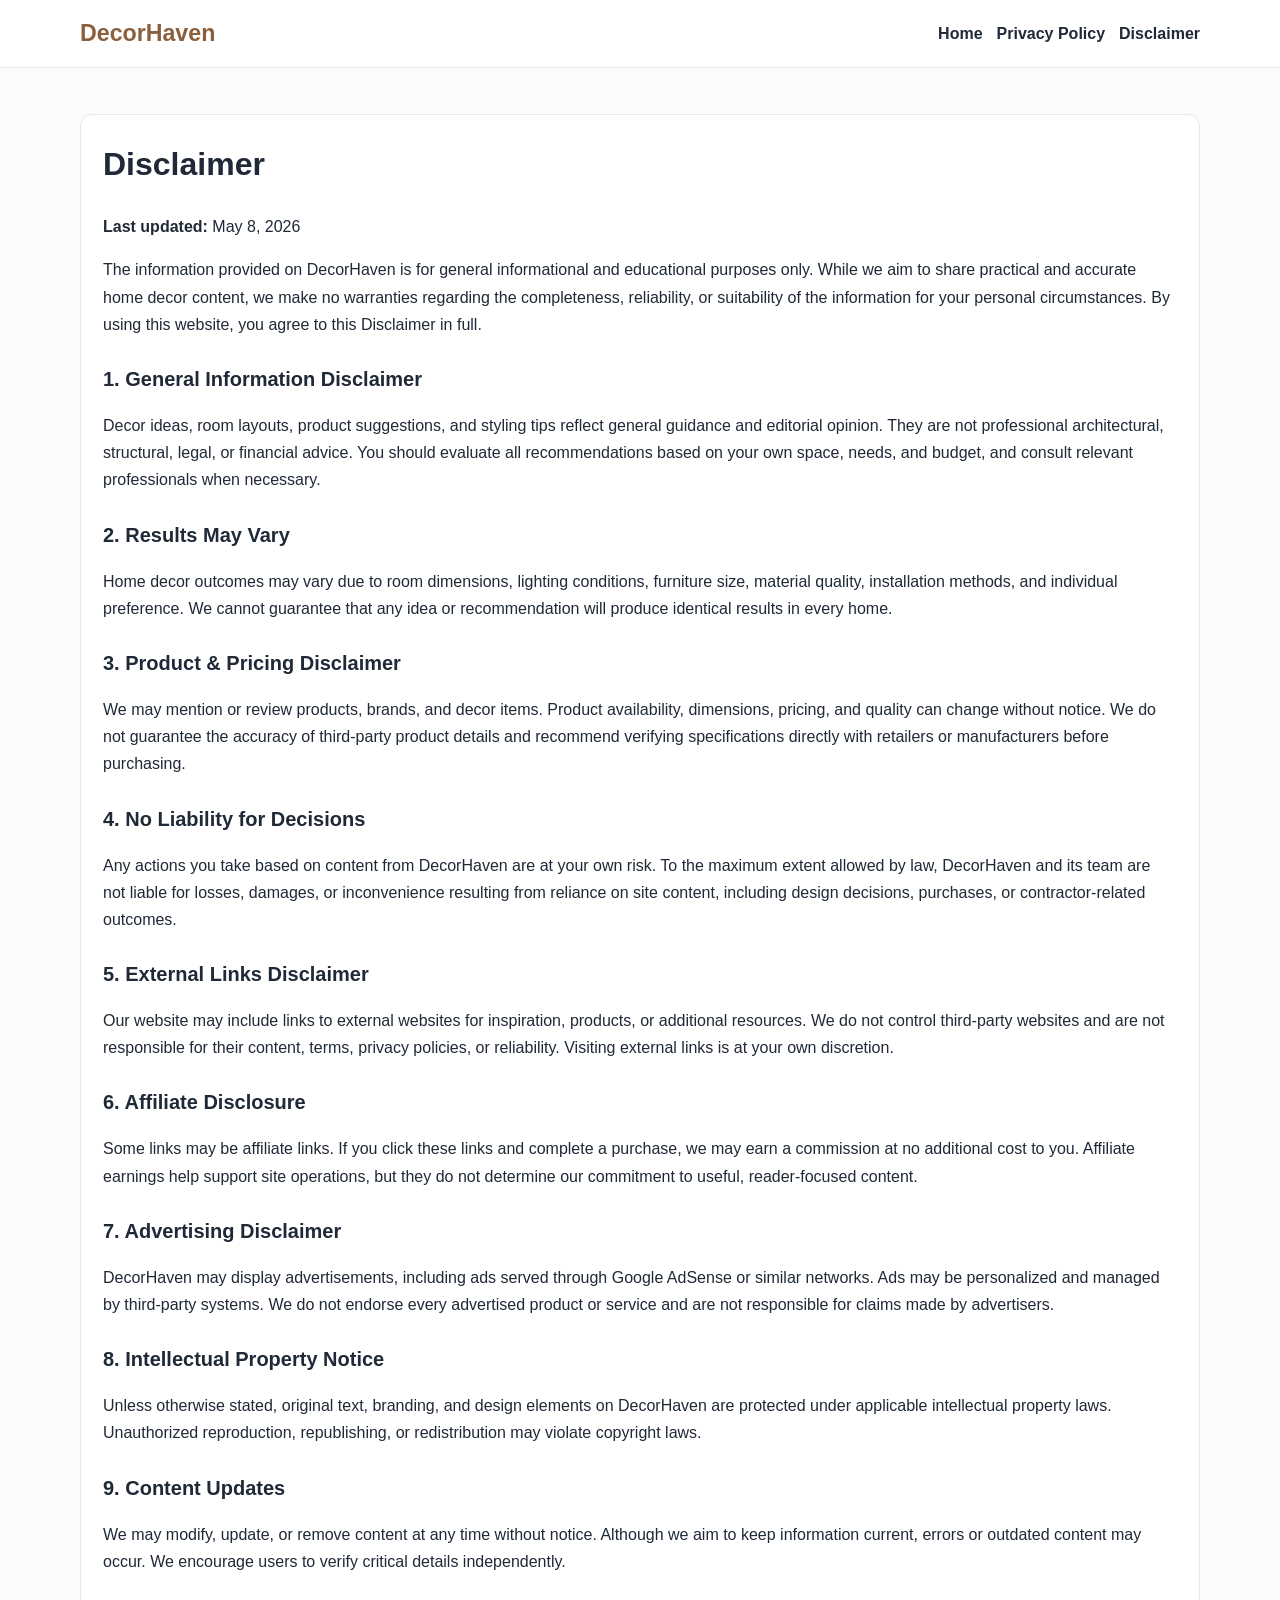
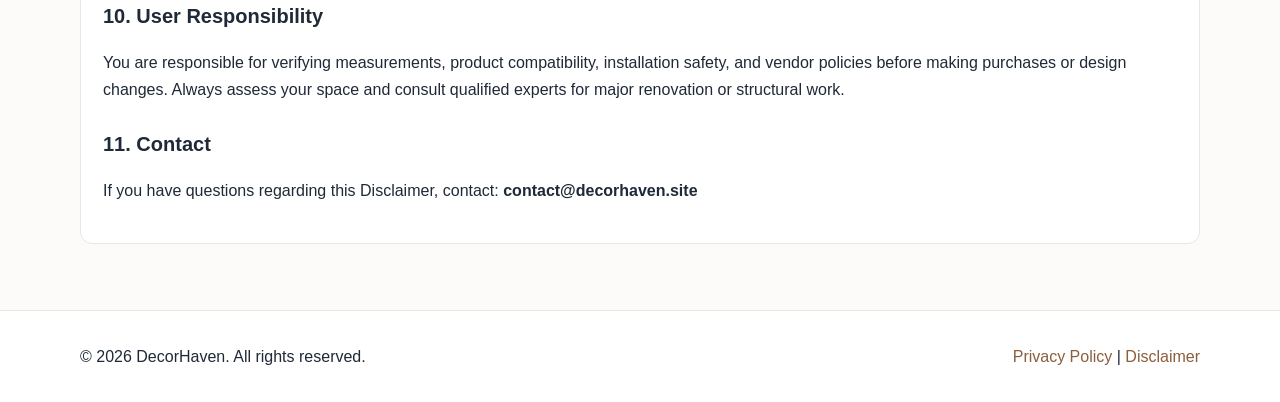
<file: public/disclaimer.html>
<!DOCTYPE html>
<html lang="en">
<head>
  <meta charset="UTF-8" />
  <meta name="viewport" content="width=device-width, initial-scale=1.0" />
  <title>Disclaimer | DecorHaven</title>
  <meta name="description" content="Read DecorHaven's Disclaimer regarding decor advice, product references, affiliate links, external links, and advertising." />
  <meta name="robots" content="index, follow" />
  <link rel="canonical" href="https://decorhaven.site/disclaimer.html" />
  <link rel="stylesheet" href="styles.css" />
</head>
<body>
  <header class="site-header">
    <div class="container nav-wrap">
      <a class="logo" href="index.html">DecorHaven</a>
      <nav>
        <ul class="nav-links">
          <li><a href="index.html">Home</a></li>
          <li><a href="privacy-policy.html">Privacy Policy</a></li>
          <li><a href="disclaimer.html">Disclaimer</a></li>
        </ul>
      </nav>
    </div>
  </header>

  <main class="section">
    <div class="container legal">
      <h1>Disclaimer</h1>
      <p><strong>Last updated:</strong> May 8, 2026</p>

      <p>
        The information provided on DecorHaven is for general informational and educational purposes only.
        While we aim to share practical and accurate home decor content, we make no warranties regarding the
        completeness, reliability, or suitability of the information for your personal circumstances.
        By using this website, you agree to this Disclaimer in full.
      </p>

      <h2>1. General Information Disclaimer</h2>
      <p>
        Decor ideas, room layouts, product suggestions, and styling tips reflect general guidance and editorial opinion.
        They are not professional architectural, structural, legal, or financial advice. You should evaluate all
        recommendations based on your own space, needs, and budget, and consult relevant professionals when necessary.
      </p>

      <h2>2. Results May Vary</h2>
      <p>
        Home decor outcomes may vary due to room dimensions, lighting conditions, furniture size, material quality,
        installation methods, and individual preference. We cannot guarantee that any idea or recommendation will produce
        identical results in every home.
      </p>

      <h2>3. Product & Pricing Disclaimer</h2>
      <p>
        We may mention or review products, brands, and decor items. Product availability, dimensions, pricing, and quality
        can change without notice. We do not guarantee the accuracy of third-party product details and recommend verifying
        specifications directly with retailers or manufacturers before purchasing.
      </p>

      <h2>4. No Liability for Decisions</h2>
      <p>
        Any actions you take based on content from DecorHaven are at your own risk. To the maximum extent allowed by law,
        DecorHaven and its team are not liable for losses, damages, or inconvenience resulting from reliance on site content,
        including design decisions, purchases, or contractor-related outcomes.
      </p>

      <h2>5. External Links Disclaimer</h2>
      <p>
        Our website may include links to external websites for inspiration, products, or additional resources.
        We do not control third-party websites and are not responsible for their content, terms, privacy policies,
        or reliability. Visiting external links is at your own discretion.
      </p>

      <h2>6. Affiliate Disclosure</h2>
      <p>
        Some links may be affiliate links. If you click these links and complete a purchase, we may earn a commission
        at no additional cost to you. Affiliate earnings help support site operations, but they do not determine our
        commitment to useful, reader-focused content.
      </p>

      <h2>7. Advertising Disclaimer</h2>
      <p>
        DecorHaven may display advertisements, including ads served through Google AdSense or similar networks.
        Ads may be personalized and managed by third-party systems. We do not endorse every advertised product or service
        and are not responsible for claims made by advertisers.
      </p>

      <h2>8. Intellectual Property Notice</h2>
      <p>
        Unless otherwise stated, original text, branding, and design elements on DecorHaven are protected under applicable
        intellectual property laws. Unauthorized reproduction, republishing, or redistribution may violate copyright laws.
      </p>

      <h2>9. Content Updates</h2>
      <p>
        We may modify, update, or remove content at any time without notice. Although we aim to keep information current,
        errors or outdated content may occur. We encourage users to verify critical details independently.
      </p>

      <h2>10. User Responsibility</h2>
      <p>
        You are responsible for verifying measurements, product compatibility, installation safety, and vendor policies
        before making purchases or design changes. Always assess your space and consult qualified experts for major
        renovation or structural work.
      </p>

      <h2>11. Contact</h2>
      <p>
        If you have questions regarding this Disclaimer, contact:
        <strong>contact@decorhaven.site</strong>
      </p>
    </div>
  </main>

  <footer class="site-footer">
    <div class="container footer-grid">
      <p>© <span id="year"></span> DecorHaven. All rights reserved.</p>
      <p>
        <a href="privacy-policy.html">Privacy Policy</a> |
        <a href="disclaimer.html">Disclaimer</a>
      </p>
    </div>
  </footer>

  <script>
    document.getElementById("year").textContent = new Date().getFullYear();
  </script>
</body>
</html>
</file>
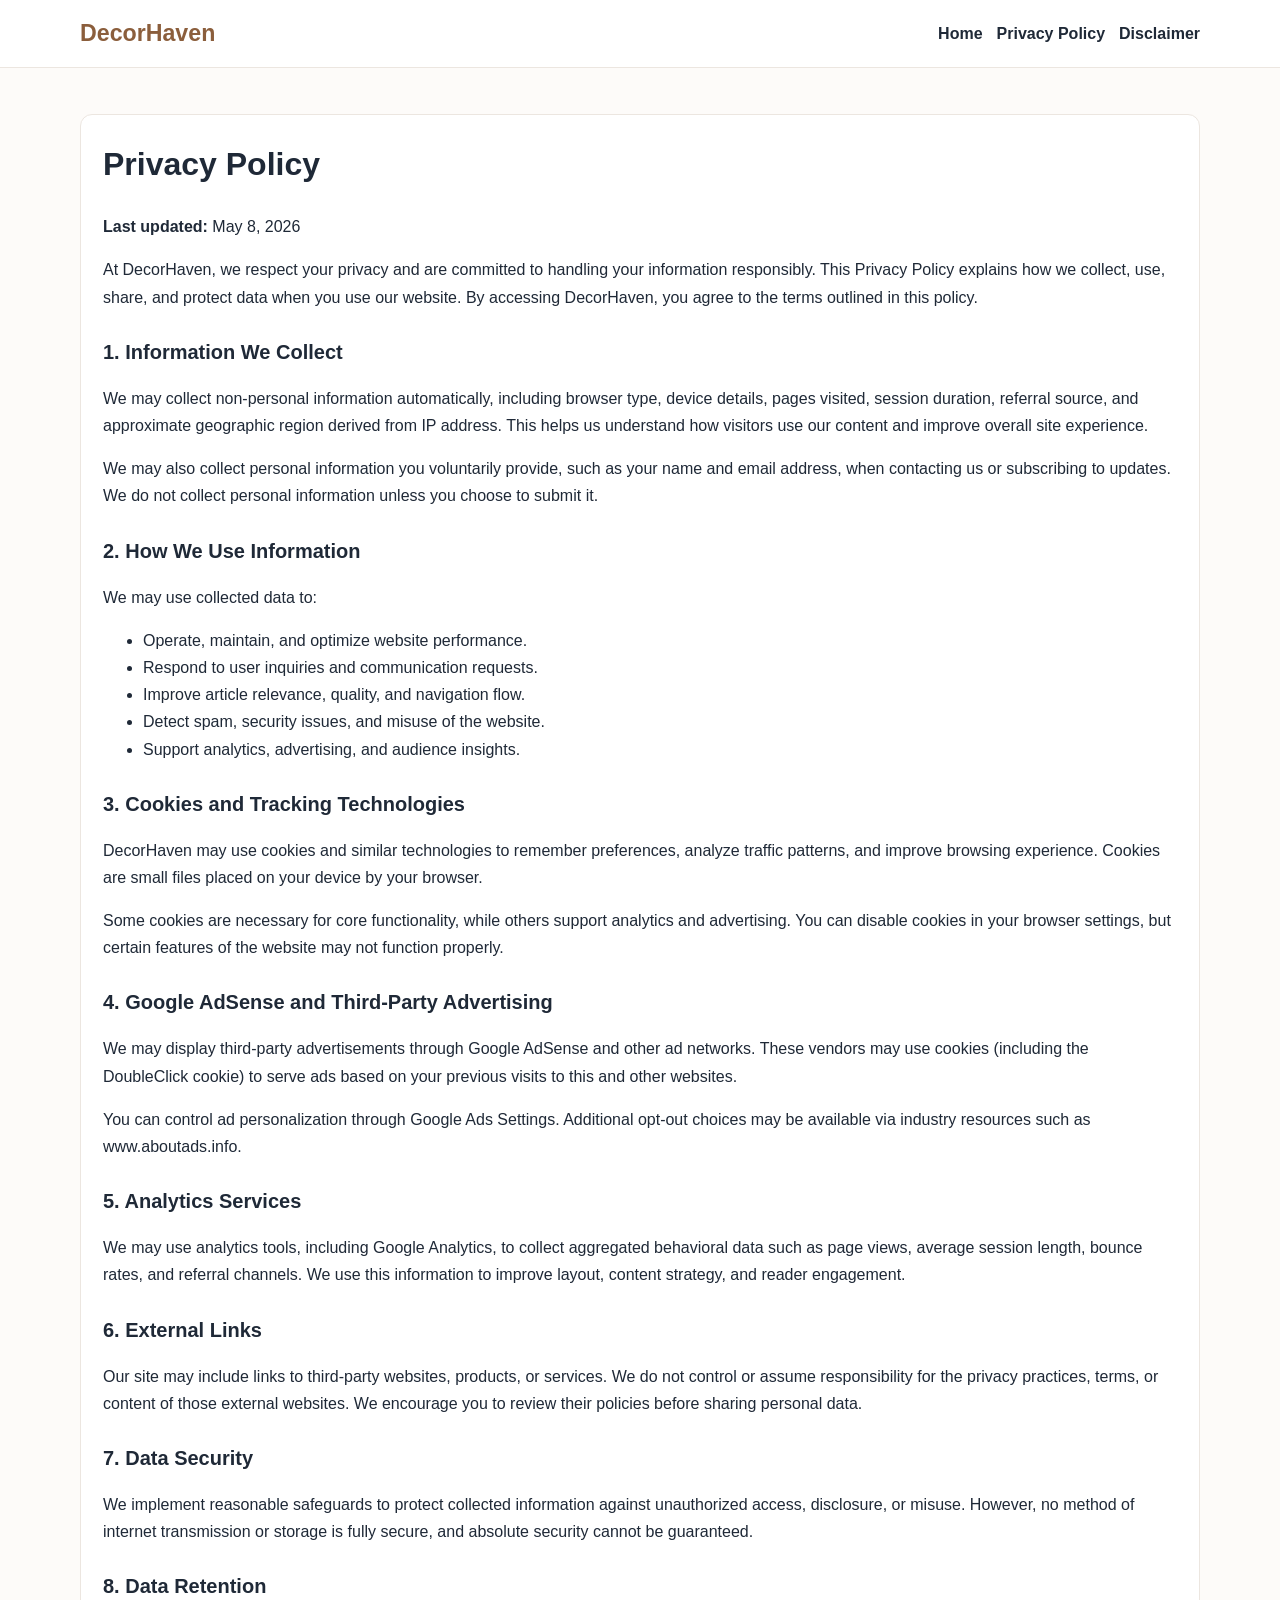
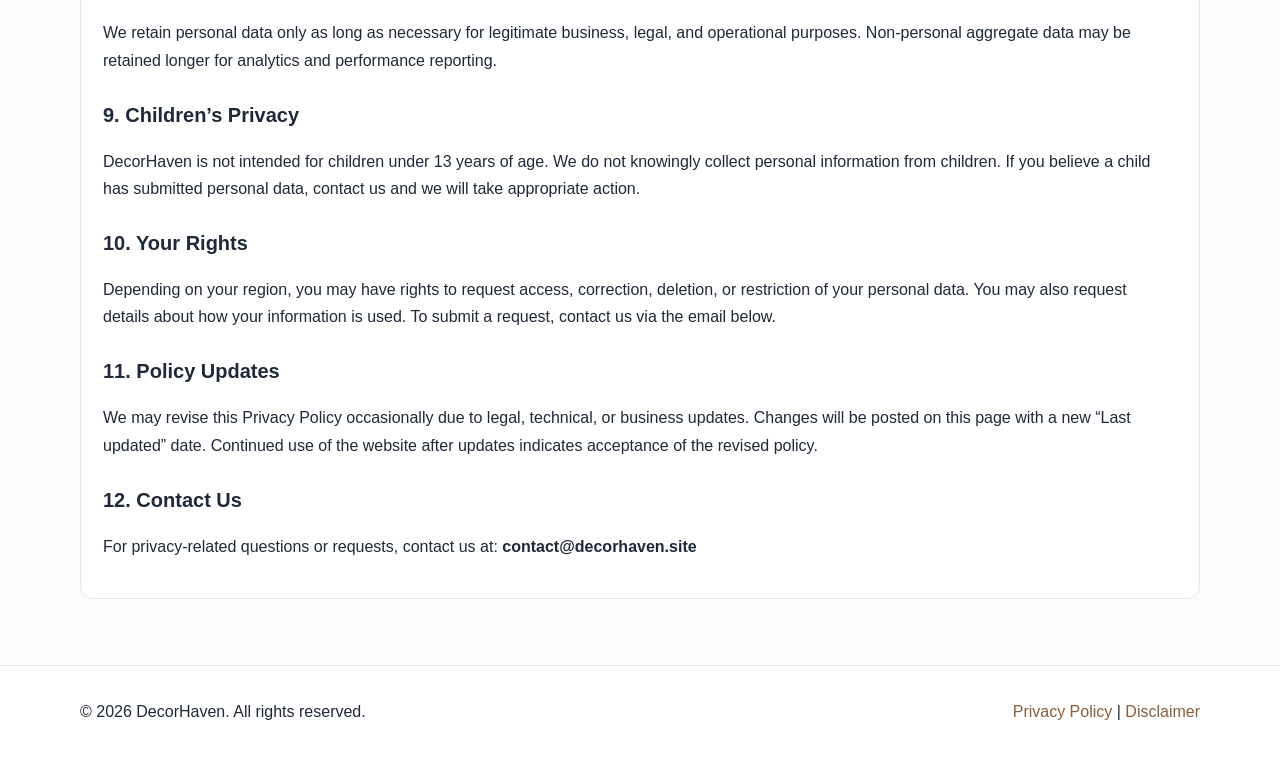
<file: public/privacy-policy.html>
<!DOCTYPE html>
<html lang="en">
<head>
  <meta charset="UTF-8" />
  <meta name="viewport" content="width=device-width, initial-scale=1.0" />
  <title>Privacy Policy | DecorHaven</title>
  <meta name="description" content="Read DecorHaven's Privacy Policy for details on cookies, analytics, ad partners, and user data rights." />
  <meta name="robots" content="index, follow" />
  <link rel="canonical" href="https://decorhaven.site/privacy-policy.html" />
  <link rel="stylesheet" href="styles.css" />
</head>
<body>
  <header class="site-header">
    <div class="container nav-wrap">
      <a class="logo" href="index.html">DecorHaven</a>
      <nav>
        <ul class="nav-links">
          <li><a href="index.html">Home</a></li>
          <li><a href="privacy-policy.html">Privacy Policy</a></li>
          <li><a href="disclaimer.html">Disclaimer</a></li>
        </ul>
      </nav>
    </div>
  </header>

  <main class="section">
    <div class="container legal">
      <h1>Privacy Policy</h1>
      <p><strong>Last updated:</strong> May 8, 2026</p>

      <p>
        At DecorHaven, we respect your privacy and are committed to handling your information responsibly.
        This Privacy Policy explains how we collect, use, share, and protect data when you use our website.
        By accessing DecorHaven, you agree to the terms outlined in this policy.
      </p>

      <h2>1. Information We Collect</h2>
      <p>
        We may collect non-personal information automatically, including browser type, device details, pages visited,
        session duration, referral source, and approximate geographic region derived from IP address. This helps us
        understand how visitors use our content and improve overall site experience.
      </p>
      <p>
        We may also collect personal information you voluntarily provide, such as your name and email address, when
        contacting us or subscribing to updates. We do not collect personal information unless you choose to submit it.
      </p>

      <h2>2. How We Use Information</h2>
      <p>We may use collected data to:</p>
      <ul>
        <li>Operate, maintain, and optimize website performance.</li>
        <li>Respond to user inquiries and communication requests.</li>
        <li>Improve article relevance, quality, and navigation flow.</li>
        <li>Detect spam, security issues, and misuse of the website.</li>
        <li>Support analytics, advertising, and audience insights.</li>
      </ul>

      <h2>3. Cookies and Tracking Technologies</h2>
      <p>
        DecorHaven may use cookies and similar technologies to remember preferences, analyze traffic patterns,
        and improve browsing experience. Cookies are small files placed on your device by your browser.
      </p>
      <p>
        Some cookies are necessary for core functionality, while others support analytics and advertising.
        You can disable cookies in your browser settings, but certain features of the website may not function properly.
      </p>

      <h2>4. Google AdSense and Third-Party Advertising</h2>
      <p>
        We may display third-party advertisements through Google AdSense and other ad networks.
        These vendors may use cookies (including the DoubleClick cookie) to serve ads based on your previous visits
        to this and other websites.
      </p>
      <p>
        You can control ad personalization through Google Ads Settings. Additional opt-out choices may be available
        via industry resources such as www.aboutads.info.
      </p>

      <h2>5. Analytics Services</h2>
      <p>
        We may use analytics tools, including Google Analytics, to collect aggregated behavioral data such as page views,
        average session length, bounce rates, and referral channels. We use this information to improve layout, content strategy,
        and reader engagement.
      </p>

      <h2>6. External Links</h2>
      <p>
        Our site may include links to third-party websites, products, or services. We do not control or assume responsibility
        for the privacy practices, terms, or content of those external websites. We encourage you to review their policies
        before sharing personal data.
      </p>

      <h2>7. Data Security</h2>
      <p>
        We implement reasonable safeguards to protect collected information against unauthorized access, disclosure, or misuse.
        However, no method of internet transmission or storage is fully secure, and absolute security cannot be guaranteed.
      </p>

      <h2>8. Data Retention</h2>
      <p>
        We retain personal data only as long as necessary for legitimate business, legal, and operational purposes.
        Non-personal aggregate data may be retained longer for analytics and performance reporting.
      </p>

      <h2>9. Children’s Privacy</h2>
      <p>
        DecorHaven is not intended for children under 13 years of age. We do not knowingly collect personal information from children.
        If you believe a child has submitted personal data, contact us and we will take appropriate action.
      </p>

      <h2>10. Your Rights</h2>
      <p>
        Depending on your region, you may have rights to request access, correction, deletion, or restriction of your personal data.
        You may also request details about how your information is used. To submit a request, contact us via the email below.
      </p>

      <h2>11. Policy Updates</h2>
      <p>
        We may revise this Privacy Policy occasionally due to legal, technical, or business updates.
        Changes will be posted on this page with a new “Last updated” date. Continued use of the website after updates
        indicates acceptance of the revised policy.
      </p>

      <h2>12. Contact Us</h2>
      <p>
        For privacy-related questions or requests, contact us at:
        <strong>contact@decorhaven.site</strong>
      </p>
    </div>
  </main>

  <footer class="site-footer">
    <div class="container footer-grid">
      <p>© <span id="year"></span> DecorHaven. All rights reserved.</p>
      <p>
        <a href="privacy-policy.html">Privacy Policy</a> |
        <a href="disclaimer.html">Disclaimer</a>
      </p>
    </div>
  </footer>

  <script>
    document.getElementById("year").textContent = new Date().getFullYear();
  </script>
</body>
</html>
</file>
<file: public/styles.css>
:root {
  --bg: #fdfbf9;
  --text: #1f2937;
  --muted: #667085;
  --brand: #8b5e3c;
  --brand-dark: #6e4a2f;
  --card: #ffffff;
  --border: #ece6e0;
}

* { box-sizing: border-box; }

body {
  margin: 0;
  font-family: Arial, Helvetica, sans-serif;
  line-height: 1.7;
  color: var(--text);
  background: var(--bg);
}

.container {
  width: min(1120px, 92%);
  margin: 0 auto;
}

.site-header {
  position: sticky;
  top: 0;
  z-index: 99;
  background: #fff;
  border-bottom: 1px solid var(--border);
}

.nav-wrap {
  display: flex;
  justify-content: space-between;
  align-items: center;
  gap: 12px;
  padding: 14px 0;
}

.logo {
  color: var(--brand);
  text-decoration: none;
  font-size: 1.45rem;
  font-weight: 700;
}

.nav-links {
  list-style: none;
  display: flex;
  gap: 14px;
  margin: 0;
  padding: 0;
  flex-wrap: wrap;
}

.nav-links a {
  text-decoration: none;
  color: var(--text);
  font-weight: 600;
}

.nav-links a:hover { color: var(--brand); }

.hero { padding: 48px 0; }

.hero-grid {
  display: grid;
  grid-template-columns: 1.1fr 1fr;
  gap: 24px;
  align-items: center;
}

.hero h1 {
  margin: 0 0 12px;
  font-size: clamp(2rem, 4.1vw, 3rem);
  line-height: 1.2;
}

.hero p {
  color: var(--muted);
  margin-bottom: 20px;
}

.hero img {
  width: 100%;
  height: 390px;
  object-fit: cover;
  border-radius: 14px;
  border: 1px solid var(--border);
}

.btn {
  display: inline-block;
  background: var(--brand);
  color: #fff;
  text-decoration: none;
  font-weight: 700;
  padding: 10px 18px;
  border-radius: 8px;
}

.btn:hover { background: var(--brand-dark); }

.section { padding: 46px 0; }

.alt {
  background: #fff;
  border-top: 1px solid var(--border);
  border-bottom: 1px solid var(--border);
}

h2 {
  margin: 0 0 16px;
  font-size: 1.8rem;
}

.card-grid {
  display: grid;
  grid-template-columns: repeat(3, 1fr);
  gap: 18px;
}

.card {
  background: var(--card);
  border: 1px solid var(--border);
  border-radius: 12px;
  overflow: hidden;
}

.card img {
  width: 100%;
  height: 220px;
  object-fit: cover;
}

.card-body { padding: 14px; }

.card-body h3 { margin: 0 0 8px; }

.card-body p {
  margin: 0;
  color: var(--muted);
}

.two-col {
  display: grid;
  grid-template-columns: 1fr 1fr;
  gap: 22px;
  align-items: center;
}

.two-col img {
  width: 100%;
  height: 330px;
  object-fit: cover;
  border-radius: 12px;
  border: 1px solid var(--border);
}

.tips-list {
  margin: 0;
  padding-left: 20px;
}

.ads-note .ad-box {
  margin-top: 10px;
  padding: 24px;
  border-radius: 10px;
  border: 2px dashed #d3d3d3;
  background: #fafafa;
  color: #666;
  text-align: center;
}

.legal {
  background: #fff;
  border: 1px solid var(--border);
  border-radius: 12px;
  padding: 22px;
}

.legal h1 { margin-top: 0; }

.legal h2 {
  margin-top: 24px;
  font-size: 1.25rem;
}

.site-footer {
  margin-top: 20px;
  background: #fff;
  border-top: 1px solid var(--border);
}

.footer-grid {
  display: flex;
  justify-content: space-between;
  align-items: center;
  gap: 12px;
  flex-wrap: wrap;
  padding: 16px 0;
}

.site-footer a {
  text-decoration: none;
  color: var(--brand);
}

@media (max-width: 920px) {
  .hero-grid, .two-col { grid-template-columns: 1fr; }
  .hero img { height: 320px; }
  .card-grid { grid-template-columns: 1fr 1fr; }
}

@media (max-width: 620px) {
  .card-grid { grid-template-columns: 1fr; }
  .nav-links { gap: 10px; font-size: 0.95rem; }
}
</file>
